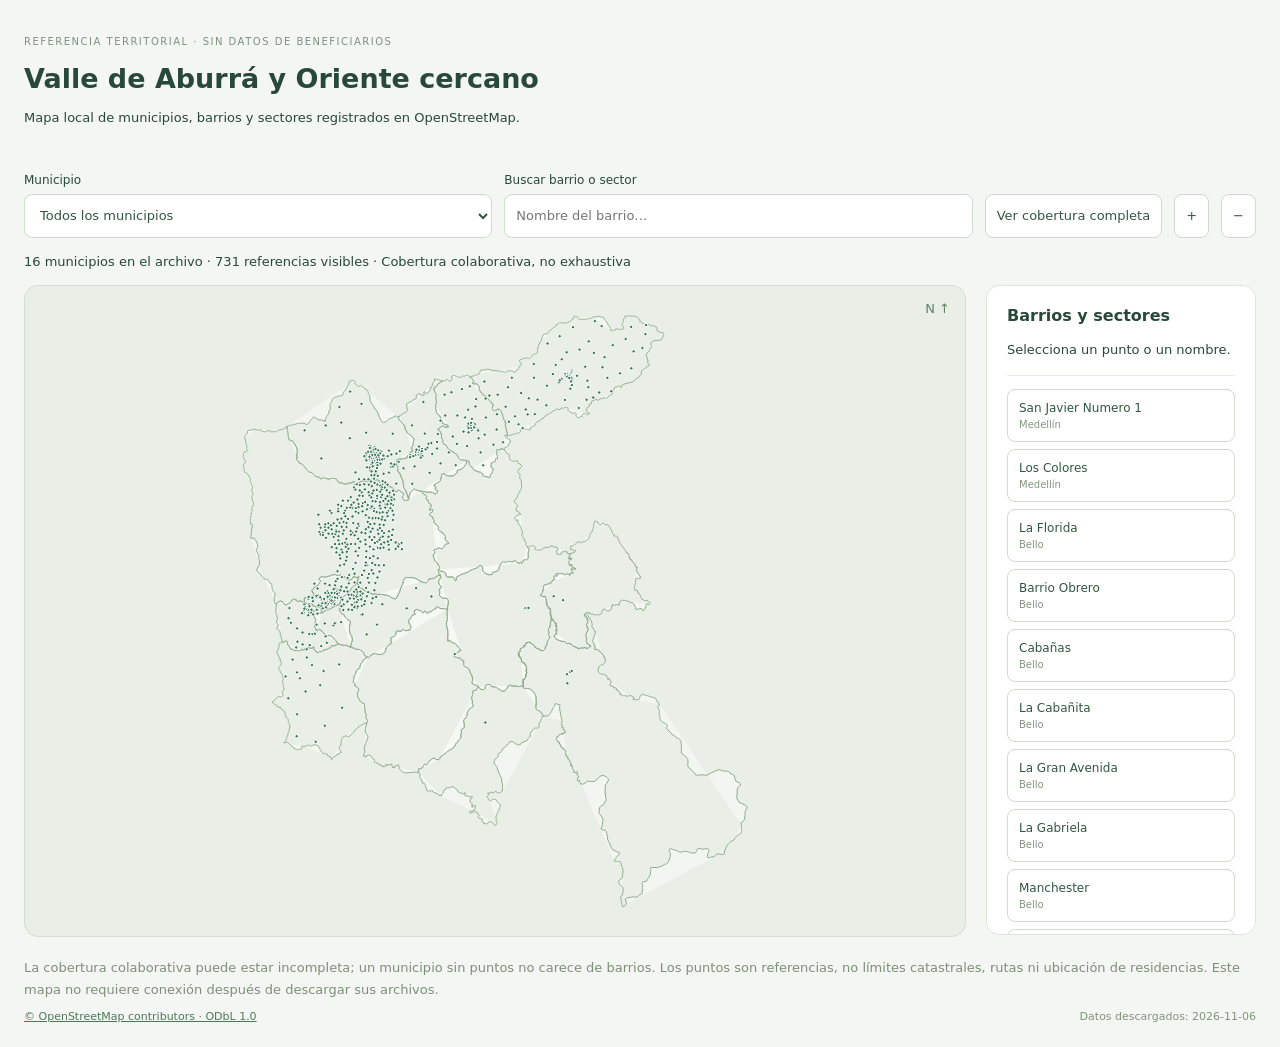
<file: SOLO_CODIGO_PARA_GITHUB/mapas/mapa.html>
<!doctype html><html lang="es"><head><meta charset="utf-8"><meta name="viewport" content="width=device-width,initial-scale=1"><title>Mapa de consulta · Valle de Aburrá y Oriente cercano</title><link rel="stylesheet" href="mapa.css"><script src="datos.js" defer></script><script src="mapa.js" defer></script></head><body><header><p>REFERENCIA TERRITORIAL · SIN DATOS DE BENEFICIARIOS</p><h1>Valle de Aburrá y Oriente cercano</h1><p>Mapa local de municipios, barrios y sectores registrados en OpenStreetMap.</p></header><main><section class="controls"><label>Municipio<select id="municipio"><option value="">Todos los municipios</option></select></label><label>Buscar barrio o sector<input id="search" type="search" placeholder="Nombre del barrio…"></label><button id="reset">Ver cobertura completa</button><button id="zoom-in" aria-label="Acercar">+</button><button id="zoom-out" aria-label="Alejar">−</button></section><p id="coverage" role="status"></p><div class="map-layout"><section class="map-region" aria-label="Mapa geográfico de referencia"><svg id="map" viewBox="0 0 900 650" role="img" aria-label="Límites de los municipios y puntos de referencia de barrios"><g id="limits"></g><g id="points"></g><g id="labels"></g></svg><span class="north">N ↑</span></section><aside><h2>Barrios y sectores</h2><p id="selected">Selecciona un punto o un nombre.</p><div id="results"></div></aside></div><p class="note">La cobertura colaborativa puede estar incompleta; un municipio sin puntos no carece de barrios. Los puntos son referencias, no límites catastrales, rutas ni ubicación de residencias. Este mapa no requiere conexión después de descargar sus archivos.</p><footer><a href="https://www.openstreetmap.org/copyright" target="_blank" rel="noopener">© OpenStreetMap contributors · ODbL 1.0</a><span id="date"></span></footer></main></body></html>
</file>
<file: SOLO_CODIGO_PARA_GITHUB/mapas/mapa.css>
:root{font-family:system-ui,sans-serif;color:#28483b;background:#f3f6f2}*{box-sizing:border-box}body{margin:0}header,main{max-width:1300px;margin:auto;padding:24px}header{padding-bottom:8px}header>p:first-child{font-size:10px;letter-spacing:1.5px;color:#7d927d}h1{font-size:27px;margin:12px 0}p{font-size:13px;line-height:1.65}h2{font-size:16px;margin-top:0}.controls{display:flex;align-items:end;gap:12px;flex-wrap:wrap}label{display:grid;gap:7px;font-size:12px;flex:1;min-width:170px}input,select,button{font:inherit;font-size:13px;padding:11px;border:1px solid #cfdbcf;border-radius:8px;background:white;color:#31573f;min-height:44px}button{cursor:pointer}button:hover{background:#e3efe1}.map-layout{display:grid;grid-template-columns:minmax(0,1fr) 270px;gap:20px}.map-region{position:relative;background:#e9efe6;border:1px solid #d3ded1;border-radius:14px;overflow:hidden;min-height:500px}#map{display:block;width:100%;height:650px;max-height:75dvh;touch-action:none;cursor:grab}#map:active{cursor:grabbing}.north{position:absolute;right:15px;top:15px;font-size:13px;color:#618068}aside{padding:20px;background:#fff;border:1px solid #dbe5d8;border-radius:14px;max-height:650px;overflow:auto}#results{display:grid;gap:7px}#results button{text-align:left;font-size:12px}#results small{display:block;color:#849680;margin-top:4px}.note{color:#7e8f7a;margin:20px 0 10px}footer{display:flex;justify-content:space-between;gap:20px;font-size:11px;color:#82937d}a{color:#4b7957}#selected{padding-bottom:15px;border-bottom:1px solid #e6ece2}.municipality{fill:#f8faf5;fill-opacity:.7;stroke:#8da98a;stroke-width:1;vector-effect:non-scaling-stroke}.marker{fill:#387652;stroke:white;stroke-width:1;vector-effect:non-scaling-stroke;cursor:pointer}.place-label{fill:#386245;paint-order:stroke;stroke:#f7faf4;stroke-width:3px;stroke-linejoin:round;pointer-events:none}.city-label{font-weight:600;fill:#8b6f37;paint-order:stroke;stroke:#fff;stroke-width:3px;pointer-events:none}@media(max-width:760px){header,main{padding:18px}h1{font-size:23px}.map-layout{grid-template-columns:1fr}.map-region{min-height:380px}#map{height:470px}aside{max-height:280px}.controls{gap:8px}.controls label{min-width:140px}.controls #reset{width:100%}footer{flex-wrap:wrap}}
</file>
